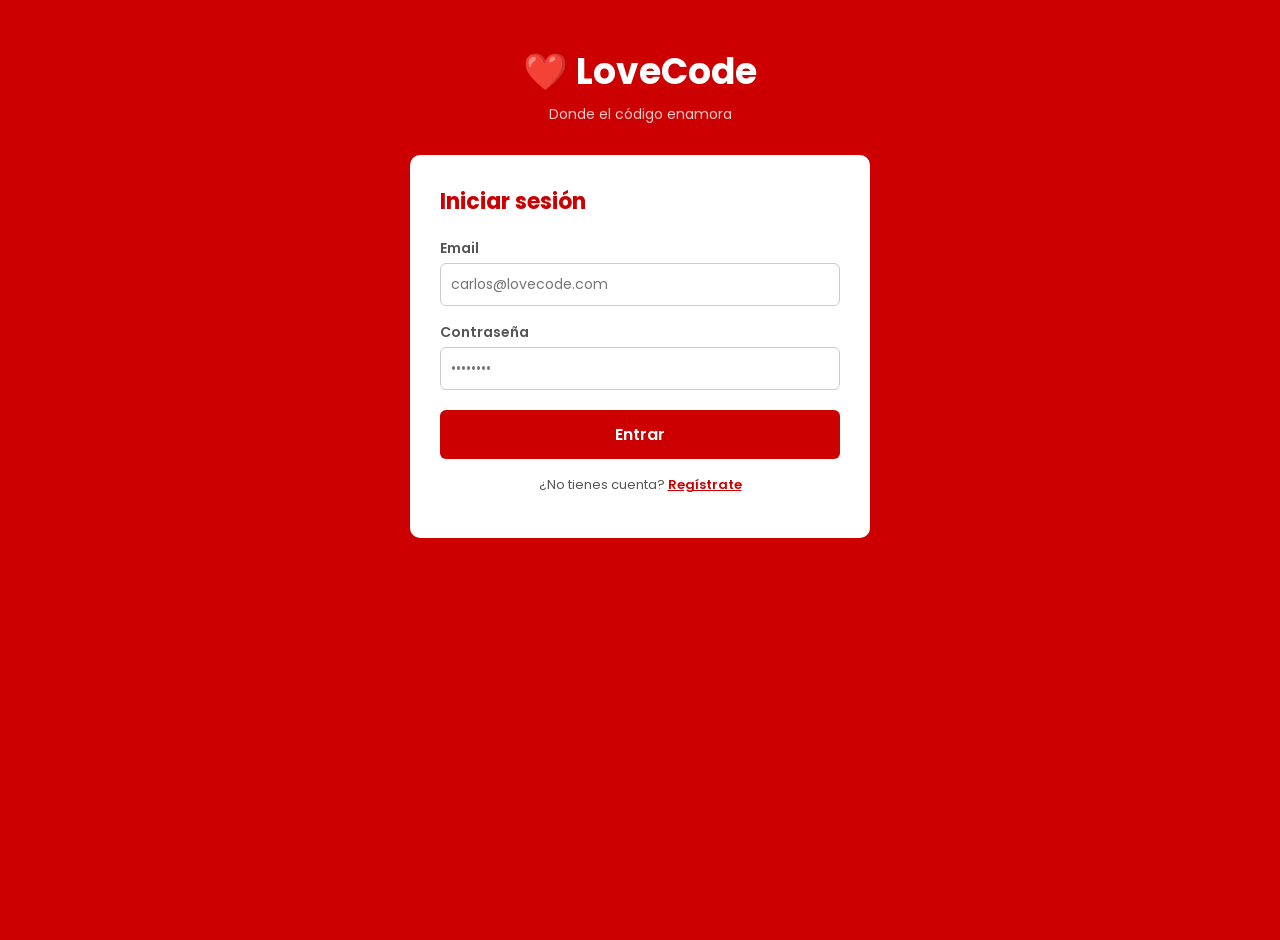
<file: LoveCode_Carlos/LoveCode/frontend/index.html>
<!DOCTYPE html>
<html lang="es">
<head>
  <meta charset="UTF-8"/>
  <meta name="viewport" content="width=device-width, initial-scale=1.0"/>
  <title>LoveCode — Login</title>
  <link rel="stylesheet" href="style.css"/>
</head>
<body>

  <h1>❤️ LoveCode</h1>
  <p class="subtitulo">Donde el código enamora</p>

  <div class="caja">
    <h2>Iniciar sesión</h2>

    <div id="mensaje" class="mensaje"></div>

    <label for="email">Email</label>
    <input type="email" id="email" placeholder="carlos@lovecode.com"/>

    <label for="password">Contraseña</label>
    <input type="password" id="password" placeholder="••••••••"/>

    <button class="boton" onclick="login()">Entrar</button>

    <p class="enlace-abajo">
      ¿No tienes cuenta? <a href="registro.html">Regístrate</a>
    </p>
  </div>

  <script>
    const SERVIDOR = 'http://localhost:8080';

    async function login() {
      const email    = document.getElementById('email').value.trim();
      const password = document.getElementById('password').value;

      if (!email || !password) {
        mostrarMensaje('Rellena todos los campos', 'error');
        return;
      }

      try {
        const respuesta = await fetch(SERVIDOR + '/login', {
          method: 'POST',
          headers: { 'Content-Type': 'application/json' },
          body: JSON.stringify({ email, password })
        });
        const datos = await respuesta.json();

        if (datos.ok) {
          sessionStorage.setItem('idSesion', datos.id);
          window.location.href = 'perfiles.html';
        } else {
          mostrarMensaje(datos.error || 'Email o contraseña incorrectos', 'error');
        }
      } catch (e) {
        mostrarMensaje('No se puede conectar con el servidor', 'error');
      }
    }

    function mostrarMensaje(texto, tipo) {
      const div = document.getElementById('mensaje');
      div.textContent = texto;
      div.className   = 'mensaje ' + tipo;
    }

    document.addEventListener('keydown', e => {
      if (e.key === 'Enter') login();
    });
  </script>

</body>
</html>
</file>
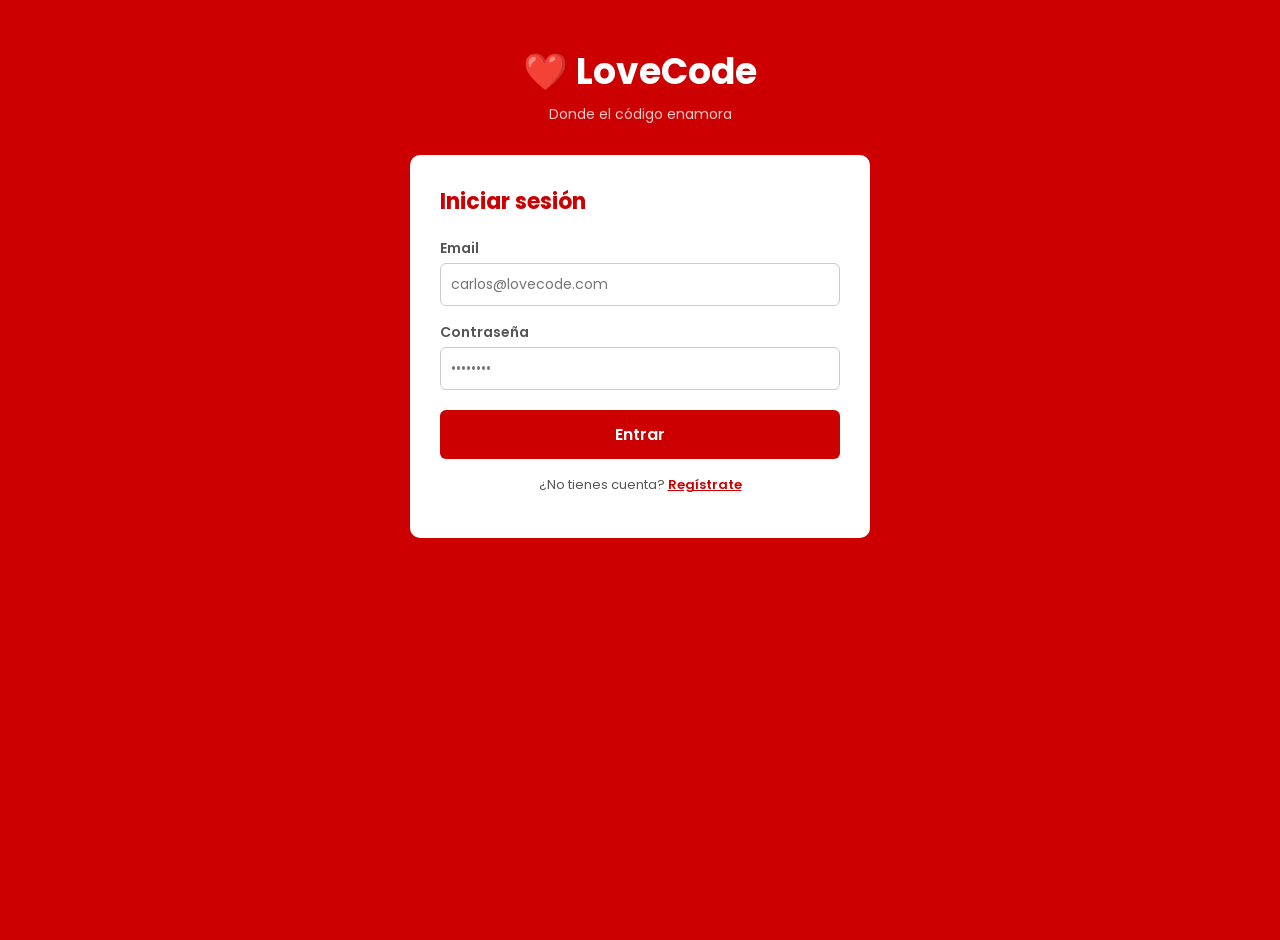
<file: LoveCode_Carlos/LoveCode/frontend/perfiles.html>
<!DOCTYPE html>
<html lang="es">
<head>
  <meta charset="UTF-8"/>
  <meta name="viewport" content="width=device-width, initial-scale=1.0"/>
  <title>LoveCode — Perfiles</title>
  <link rel="stylesheet" href="style.css"/>
</head>
<body>

  <div class="navbar">
    <span>❤️ LoveCode</span>
    <button class="boton-gris" onclick="salir()">Cerrar sesión</button>
  </div>

  <div id="grid" class="grid">
    <p style="color:white;">Cargando perfiles...</p>
  </div>


  <div class="fondo-modal" id="modal">
    <div class="modal">
      <h2>¡Es un Match! ❤️</h2>
      <div id="info-match"></div>
      <div class="modal-botones">
        <button class="boton" style="width:auto;" onclick="verFicha()">Ver ficha</button>
        <button class="boton-gris" onclick="cerrarModal()">Seguir</button>
      </div>
    </div>
  </div>

  <script>
    const SERVIDOR = 'http://localhost:8080';
    const idSesion = sessionStorage.getItem('idSesion');

    if (!idSesion) window.location.href = 'index.html';

    function salir() {
      sessionStorage.clear();
      window.location.href = 'index.html';
    }

    async function cargarPerfiles() {
      const grid = document.getElementById('grid');
      try {
        const res      = await fetch(SERVIDOR + '/perfiles?idSesion=' + idSesion);
        const perfiles = await res.json();

        if (!perfiles.length) {
          grid.innerHTML = '<p style="color:white;">No hay más perfiles 💔</p>';
          return;
        }

        grid.innerHTML = '';
        perfiles.forEach(p => grid.appendChild(crearTarjeta(p)));
      } catch (e) {
        grid.innerHTML = '<p style="color:white;">Error al cargar perfiles. ¿Está el backend arrancado?</p>';
      }
    }

    function crearTarjeta(perfil) {
      const div = document.createElement('div');
      div.className = 'tarjeta';

      const inicial = perfil.nombre.charAt(0).toUpperCase();
      const tecs    = perfil.tecnologias.join(', ') || 'Sin tecnologías';

      div.innerHTML = `
        <div class="inicial">${inicial}</div>
        <h3>${perfil.nombre}</h3>
        <p>${perfil.descripcion || ''}</p>
        <p class="tecnologias">${tecs}</p>
        <button class="boton-like" onclick="darLike(this, ${perfil.id})">❤️ Like</button>
      `;
      return div;
    }

    async function darLike(boton, idReceptor) {
      boton.disabled    = true;
      boton.textContent = '✓ Enviado';

      try {
        const res   = await fetch(SERVIDOR + '/like', {
          method:  'POST',
          headers: { 'Content-Type': 'application/json' },
          body:    JSON.stringify({ idEmisor: parseInt(idSesion), idReceptor })
        });
        const datos = await res.json();
        if (datos.match) mostrarMatch(datos.xml);
      } catch (e) {
        console.error('Error al dar like:', e);
      }
    }

    function mostrarMatch(xmlTexto) {
      const parser  = new DOMParser();
      const doc     = parser.parseFromString(xmlTexto, 'application/xml');
      const nombre1 = doc.querySelector('usuario1 nombre')?.textContent || '';
      const nombre2 = doc.querySelector('usuario2 nombre')?.textContent || '';
      const comunes = Array.from(doc.querySelectorAll('tecnologias_comunes tecnologia'))
                          .map(n => n.textContent).join(', ') || 'Ninguna';

      document.getElementById('info-match').innerHTML = `
        <p><strong>${nombre1}</strong> y <strong>${nombre2}</strong> se han dado like ❤️</p>
        <p style="font-size:13px; color:#666;">Tecnologías en común: ${comunes}</p>
      `;

      window._ultimoXml = xmlTexto;
      document.getElementById('modal').classList.add('visible');
    }

    function verFicha() {
      if (!window._ultimoXml) return;
      fetch('match.xsl')
        .then(r => r.text())
        .then(xslTexto => {
          const parser = new DOMParser();
          const xmlDoc = parser.parseFromString(window._ultimoXml, 'application/xml');
          const xslDoc = parser.parseFromString(xslTexto, 'application/xml');
          const xslt   = new XSLTProcessor();
          xslt.importStylesheet(xslDoc);
          const result = xslt.transformToDocument(xmlDoc);
          const html   = new XMLSerializer().serializeToString(result);
          const blob   = new Blob([html], { type: 'text/html' });
          window.open(URL.createObjectURL(blob), '_blank');
        });
    }

    function cerrarModal() {
      document.getElementById('modal').classList.remove('visible');
    }

    cargarPerfiles();
  </script>

</body>
</html>
</file>
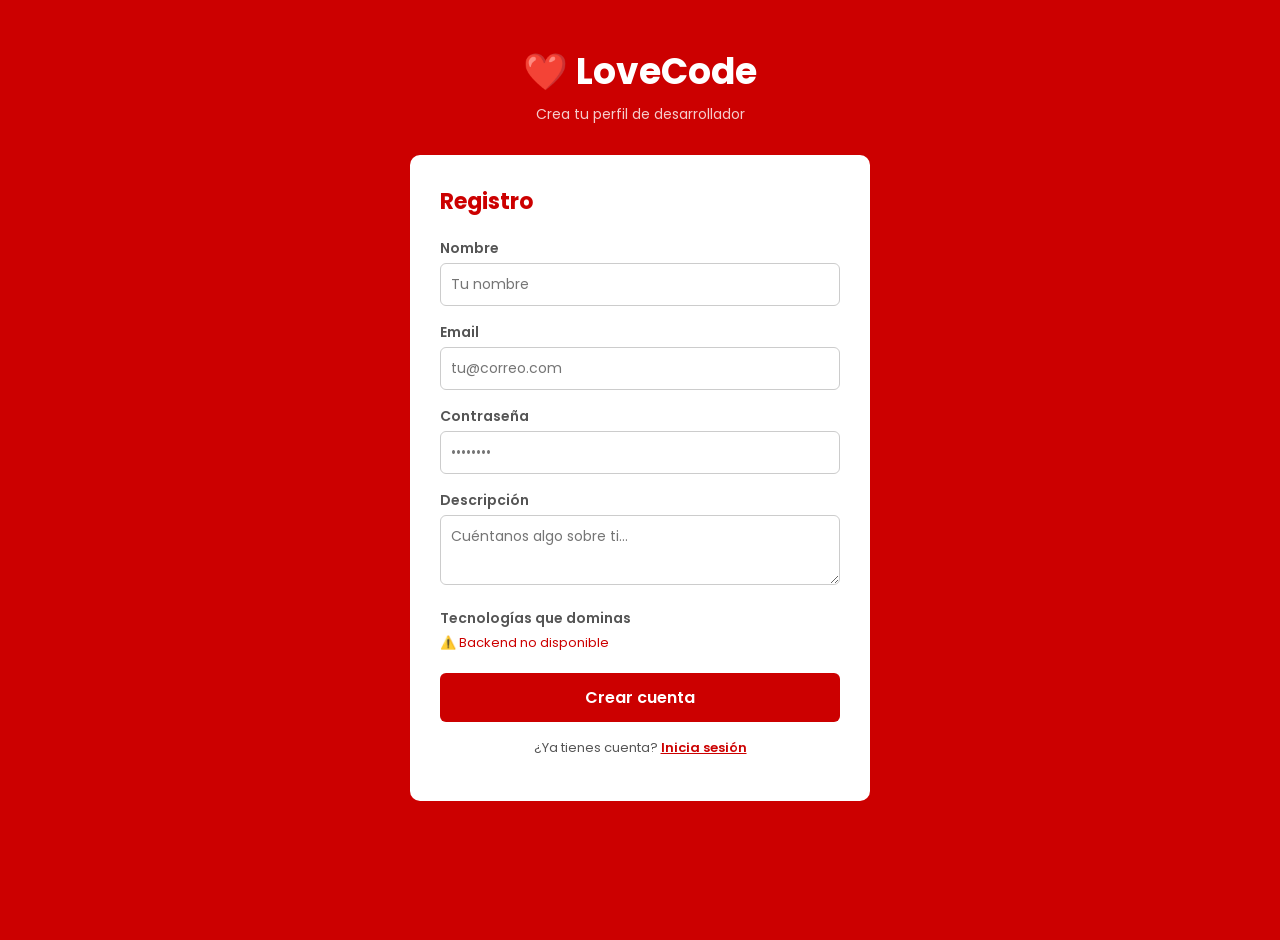
<file: LoveCode_Carlos/LoveCode/frontend/registro.html>
<!DOCTYPE html>
<html lang="es">
<head>
  <meta charset="UTF-8"/>
  <meta name="viewport" content="width=device-width, initial-scale=1.0"/>
  <title>LoveCode — Registro</title>
  <link rel="stylesheet" href="style.css"/>
</head>
<body>

  <h1>❤️ LoveCode</h1>
  <p class="subtitulo">Crea tu perfil de desarrollador</p>

  <div class="caja">
    <h2>Registro</h2>

    <div id="mensaje" class="mensaje"></div>

    <label for="nombre">Nombre</label>
    <input type="text" id="nombre" placeholder="Tu nombre"/>

    <label for="email">Email</label>
    <input type="email" id="email" placeholder="tu@correo.com"/>

    <label for="password">Contraseña</label>
    <input type="password" id="password" placeholder="••••••••"/>

    <label for="descripcion">Descripción</label>
    <textarea id="descripcion" placeholder="Cuéntanos algo sobre ti..."></textarea>

    <label>Tecnologías que dominas</label>
    <div id="tecs" class="tec-lista">
      <span style="color:#999; font-size:13px;">Cargando...</span>
    </div>

    <button class="boton" onclick="registro()">Crear cuenta</button>

    <p class="enlace-abajo">
      ¿Ya tienes cuenta? <a href="index.html">Inicia sesión</a>
    </p>
  </div>

  <script>
    const SERVIDOR = 'http://localhost:8080';

    async function cargarTecnologias() {
      const div = document.getElementById('tecs');
      try {
        const res  = await fetch(SERVIDOR + '/tecnologias');
        const tecs = await res.json();
        div.innerHTML = '';
        tecs.forEach(t => {
          const lbl = document.createElement('label');
          lbl.innerHTML = `<input type="checkbox" value="${t.id}"> ${t.nombre}`;
          div.appendChild(lbl);
        });
      } catch (e) {
        div.innerHTML = '<span style="color:#cc0000; font-size:13px;">⚠️ Backend no disponible</span>';
      }
    }

    cargarTecnologias();

    async function registro() {
      const nombre      = document.getElementById('nombre').value.trim();
      const email       = document.getElementById('email').value.trim();
      const password    = document.getElementById('password').value;
      const descripcion = document.getElementById('descripcion').value.trim();
      const marcadas    = document.querySelectorAll('#tecs input:checked');
      const tecnologias = Array.from(marcadas).map(c => parseInt(c.value));

      if (!nombre || !email || !password) {
        mostrarMensaje('Rellena los campos obligatorios', 'error');
        return;
      }

      try {
        const res   = await fetch(SERVIDOR + '/registro', {
          method:  'POST',
          headers: { 'Content-Type': 'application/json' },
          body:    JSON.stringify({ nombre, email, password, descripcion, tecnologias })
        });
        const datos = await res.json();

        if (datos.ok) {
          sessionStorage.setItem('idSesion', datos.id);
          window.location.href = 'perfiles.html';
        } else {
          mostrarMensaje(datos.error || 'Error al registrar', 'error');
        }
      } catch (e) {
        mostrarMensaje('No se puede conectar con el servidor', 'error');
      }
    }

    function mostrarMensaje(texto, tipo) {
      const div = document.getElementById('mensaje');
      div.textContent = texto;
      div.className   = 'mensaje ' + tipo;
    }
  </script>

</body>
</html>
</file>
<file: LoveCode_Carlos/LoveCode/frontend/style.css>
@import url('https://fonts.googleapis.com/css2?family=Poppins:wght@400;600&display=swap');


body {
  background-color: #cc0000;
  font-family: 'Poppins', sans-serif;
  color: white;
  margin: 0;
  padding: 20px;
  min-height: 100vh;
}


h1 {
  text-align: center;
  font-size: 36px;
  margin-bottom: 5px;
}

p.subtitulo {
  text-align: center;
  font-size: 14px;
  margin-top: 0;
  margin-bottom: 30px;
  opacity: 0.8;
}


.caja {
  background-color: white;
  color: #333;
  max-width: 400px;
  margin: 0 auto;
  padding: 30px;
  border-radius: 10px;
}

.caja h2 {
  margin-top: 0;
  margin-bottom: 20px;
  color: #cc0000;
  font-size: 22px;
}


label {
  display: block;
  margin-bottom: 4px;
  font-size: 14px;
  font-weight: 600;
  color: #555;
}

input[type="text"],
input[type="email"],
input[type="password"],
textarea {
  width: 100%;
  padding: 10px;
  margin-bottom: 16px;
  border: 1px solid #ccc;
  border-radius: 6px;
  font-size: 14px;
  font-family: 'Poppins', sans-serif;
  box-sizing: border-box;
}

textarea {
  resize: vertical;
  min-height: 70px;
}


.boton {
  width: 100%;
  padding: 12px;
  background-color: #cc0000;
  color: white;
  border: none;
  border-radius: 6px;
  font-size: 16px;
  font-family: 'Poppins', sans-serif;
  font-weight: 600;
  cursor: pointer;
  margin-top: 4px;
}

.boton:hover {
  background-color: #aa0000;
}


.boton-gris {
  padding: 8px 16px;
  background-color: white;
  color: #cc0000;
  border: 2px solid #cc0000;
  border-radius: 6px;
  font-size: 13px;
  font-family: 'Poppins', sans-serif;
  font-weight: 600;
  cursor: pointer;
}

.boton-gris:hover {
  background-color: #f5f5f5;
}


.mensaje {
  padding: 10px;
  border-radius: 6px;
  margin-bottom: 14px;
  font-size: 13px;
  display: none;
}

.mensaje.error {
  background-color: #ffe0e0;
  color: #cc0000;
  border: 1px solid #cc0000;
  display: block;
}

.mensaje.ok {
  background-color: #e0ffe0;
  color: #006600;
  border: 1px solid #006600;
  display: block;
}


.enlace-abajo {
  text-align: center;
  margin-top: 16px;
  font-size: 13px;
  color: #555;
}

.enlace-abajo a {
  color: #cc0000;
  font-weight: 600;
}


.navbar {
  display: flex;
  justify-content: space-between;
  align-items: center;
  background-color: #aa0000;
  padding: 12px 20px;
  border-radius: 8px;
  margin-bottom: 20px;
}

.navbar span {
  font-size: 20px;
  font-weight: 600;
}


.grid {
  display: flex;
  flex-wrap: wrap;
  gap: 16px;
  justify-content: center;
}


.tarjeta {
  background-color: white;
  color: #333;
  width: 220px;
  padding: 20px;
  border-radius: 10px;
  text-align: center;
}

.tarjeta .inicial {
  width: 50px;
  height: 50px;
  background-color: #cc0000;
  color: white;
  border-radius: 50%;
  font-size: 24px;
  font-weight: 600;
  line-height: 50px;
  margin: 0 auto 10px;
}

.tarjeta h3 {
  margin: 0 0 6px;
  font-size: 16px;
  color: #cc0000;
}

.tarjeta p {
  font-size: 12px;
  color: #666;
  margin-bottom: 10px;
}

.tarjeta .tecnologias {
  font-size: 11px;
  color: #888;
  margin-bottom: 12px;
}


.boton-like {
  padding: 8px 20px;
  background-color: #cc0000;
  color: white;
  border: none;
  border-radius: 6px;
  font-size: 14px;
  cursor: pointer;
}

.boton-like:hover    { background-color: #aa0000; }
.boton-like:disabled { background-color: #ccc; cursor: default; }


.fondo-modal {
  display: none;
  position: fixed;
  inset: 0;
  background-color: rgba(0,0,0,0.6);
  justify-content: center;
  align-items: center;
}

.fondo-modal.visible { display: flex; }

.modal {
  background-color: white;
  color: #333;
  padding: 30px;
  border-radius: 10px;
  max-width: 420px;
  width: 90%;
  text-align: center;
}

.modal h2 { color: #cc0000; margin-top: 0; }

.modal-botones {
  display: flex;
  gap: 10px;
  justify-content: center;
  margin-top: 16px;
}


.tec-lista {
  display: grid;
  grid-template-columns: 1fr 1fr;
  gap: 6px;
  margin-bottom: 16px;
}

.tec-lista label {
  font-weight: 400;
  font-size: 13px;
  display: flex;
  align-items: center;
  gap: 6px;
  color: #333;
}
</file>
